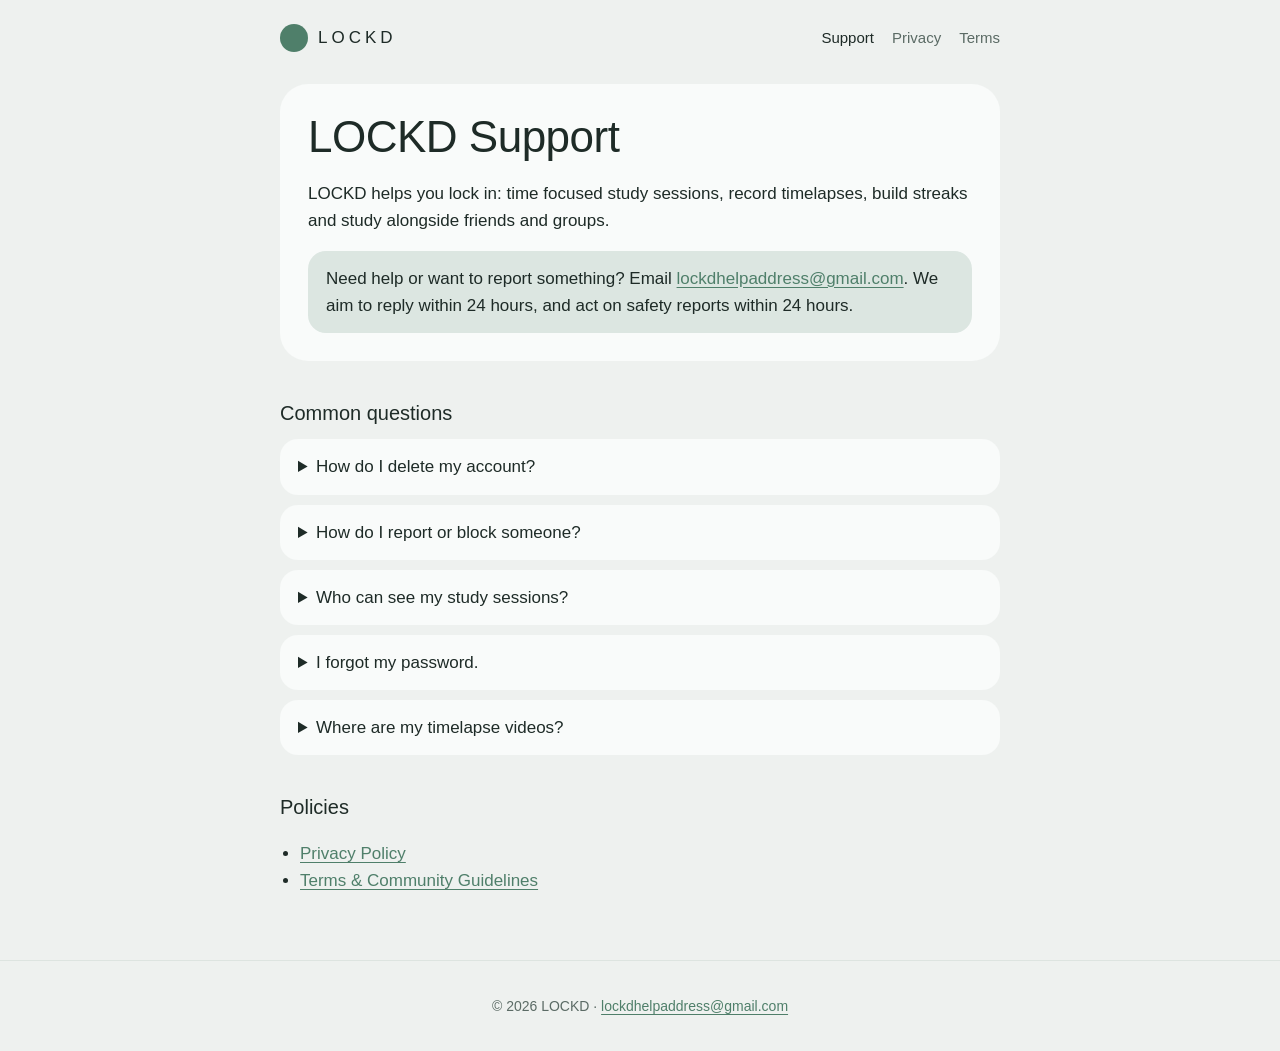
<file: index.html>
<!doctype html>
<html lang="en">
<head>
<meta charset="utf-8">
<meta name="viewport" content="width=device-width, initial-scale=1">
<title>Support · LOCKD</title>
<meta name="description" content="Help, contact and policies for the LOCKD study app.">
<link rel="stylesheet" href="styles.css">
</head>
<body>
<header class="top"><a class="brand" href="index.html"><span class="mark" aria-hidden="true"></span>LOCKD</a>
<nav aria-label="Site"><a href="index.html" aria-current="page">Support</a><a href="privacy.html">Privacy</a><a href="terms.html">Terms</a></nav></header>
<main>
<section class="hero">
<h1>LOCKD Support</h1>
<p>LOCKD helps you lock in: time focused study sessions, record timelapses, build streaks and study alongside friends and groups.</p>
<p class="contact">Need help or want to report something? Email <a href="mailto:lockdhelpaddress@gmail.com?subject=LOCKD%20support">lockdhelpaddress@gmail.com</a>. We aim to reply within 24 hours, and act on safety reports within 24 hours.</p>
</section>
<section><h2>Common questions</h2>
<details><summary>How do I delete my account?</summary><p>In the app, open Profile → Settings → Delete account. Your profile, sessions, points, friendships, comments and any groups you own are deleted right away.</p></details>
<details><summary>How do I report or block someone?</summary><p>Tap ⋯ on a post in your feed, long-press a comment, or open someone’s profile and choose Report or Block. You can also report a group from its page. Reports are private and reviewed within 24 hours. Manage blocked people in Settings → Blocked people.</p></details>
<details><summary>Who can see my study sessions?</summary><p>Only friends you’ve accepted can see your sessions — the name, goal, length and points. Group members see your username and weekly totals. Your ratings, settings and email are private to you.</p></details>
<details><summary>I forgot my password.</summary><p>On the sign-in screen, type your email and tap “Forgot password?”. We’ll email you a reset link.</p></details>
<details><summary>Where are my timelapse videos?</summary><p>Timelapses are recorded and saved on your phone. They aren’t uploaded to LOCKD.</p></details>
</section>
<section><h2>Policies</h2>
<ul class="links"><li><a href="privacy.html">Privacy Policy</a></li><li><a href="terms.html">Terms &amp; Community Guidelines</a></li></ul>
</section>
</main>
<footer><p>© 2026 LOCKD · <a href="mailto:lockdhelpaddress@gmail.com">lockdhelpaddress@gmail.com</a></p></footer>
</body>
</html>
</file>
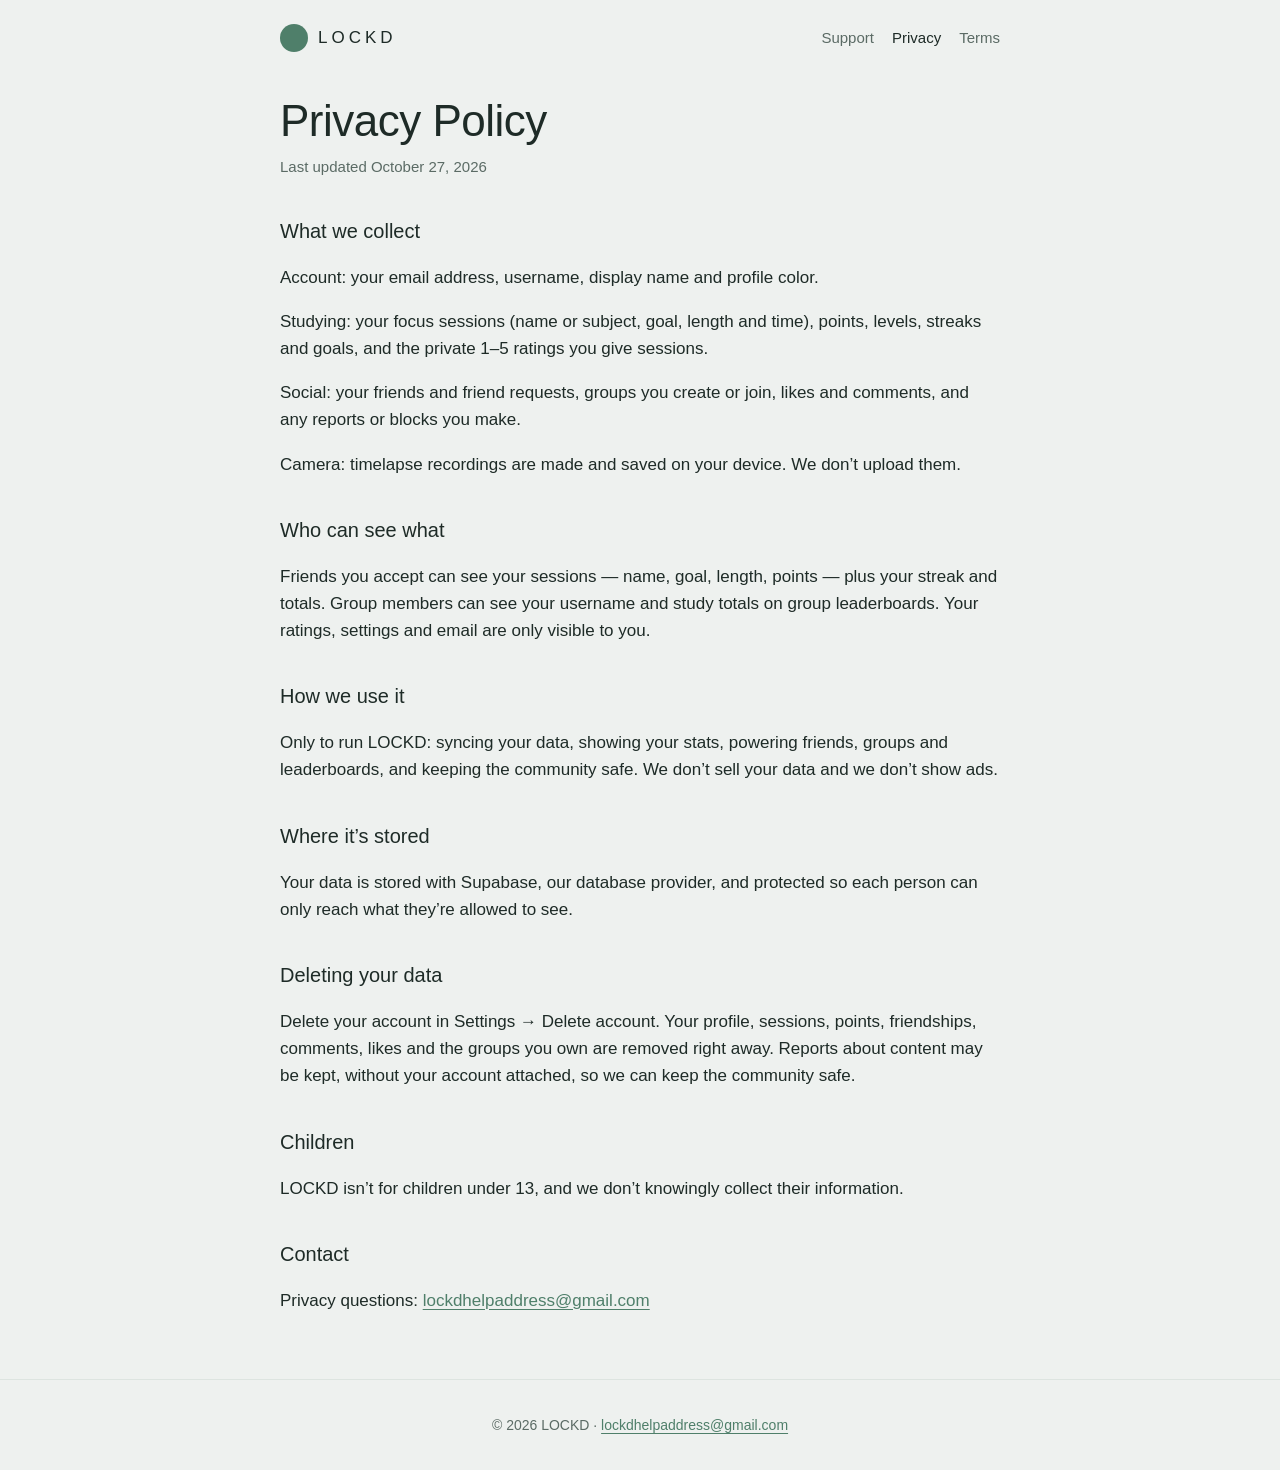
<file: privacy.html>
<!doctype html>
<html lang="en">
<head>
<meta charset="utf-8">
<meta name="viewport" content="width=device-width, initial-scale=1">
<title>Privacy Policy · LOCKD</title>
<meta name="description" content="How LOCKD collects, uses and protects your information.">
<link rel="stylesheet" href="styles.css">
</head>
<body>
<header class="top"><a class="brand" href="index.html"><span class="mark" aria-hidden="true"></span>LOCKD</a>
<nav aria-label="Site"><a href="index.html">Support</a><a href="privacy.html" aria-current="page">Privacy</a><a href="terms.html">Terms</a></nav></header>
<main>
<h1>Privacy Policy</h1>
<p class="updated">Last updated October 27, 2026</p>
<section><h2>What we collect</h2>
<p>Account: your email address, username, display name and profile color.</p>
<p>Studying: your focus sessions (name or subject, goal, length and time), points, levels, streaks and goals, and the private 1–5 ratings you give sessions.</p>
<p>Social: your friends and friend requests, groups you create or join, likes and comments, and any reports or blocks you make.</p>
<p>Camera: timelapse recordings are made and saved on your device. We don’t upload them.</p></section>
<section><h2>Who can see what</h2>
<p>Friends you accept can see your sessions — name, goal, length, points — plus your streak and totals. Group members can see your username and study totals on group leaderboards. Your ratings, settings and email are only visible to you.</p></section>
<section><h2>How we use it</h2>
<p>Only to run LOCKD: syncing your data, showing your stats, powering friends, groups and leaderboards, and keeping the community safe. We don’t sell your data and we don’t show ads.</p></section>
<section><h2>Where it’s stored</h2>
<p>Your data is stored with Supabase, our database provider, and protected so each person can only reach what they’re allowed to see.</p></section>
<section><h2>Deleting your data</h2>
<p>Delete your account in Settings → Delete account. Your profile, sessions, points, friendships, comments, likes and the groups you own are removed right away. Reports about content may be kept, without your account attached, so we can keep the community safe.</p></section>
<section><h2>Children</h2>
<p>LOCKD isn’t for children under 13, and we don’t knowingly collect their information.</p></section>
<section><h2>Contact</h2>
<p>Privacy questions: <a href="mailto:lockdhelpaddress@gmail.com">lockdhelpaddress@gmail.com</a></p></section>
</main>
<footer><p>© 2026 LOCKD · <a href="mailto:lockdhelpaddress@gmail.com">lockdhelpaddress@gmail.com</a></p></footer>
</body>
</html>
</file>
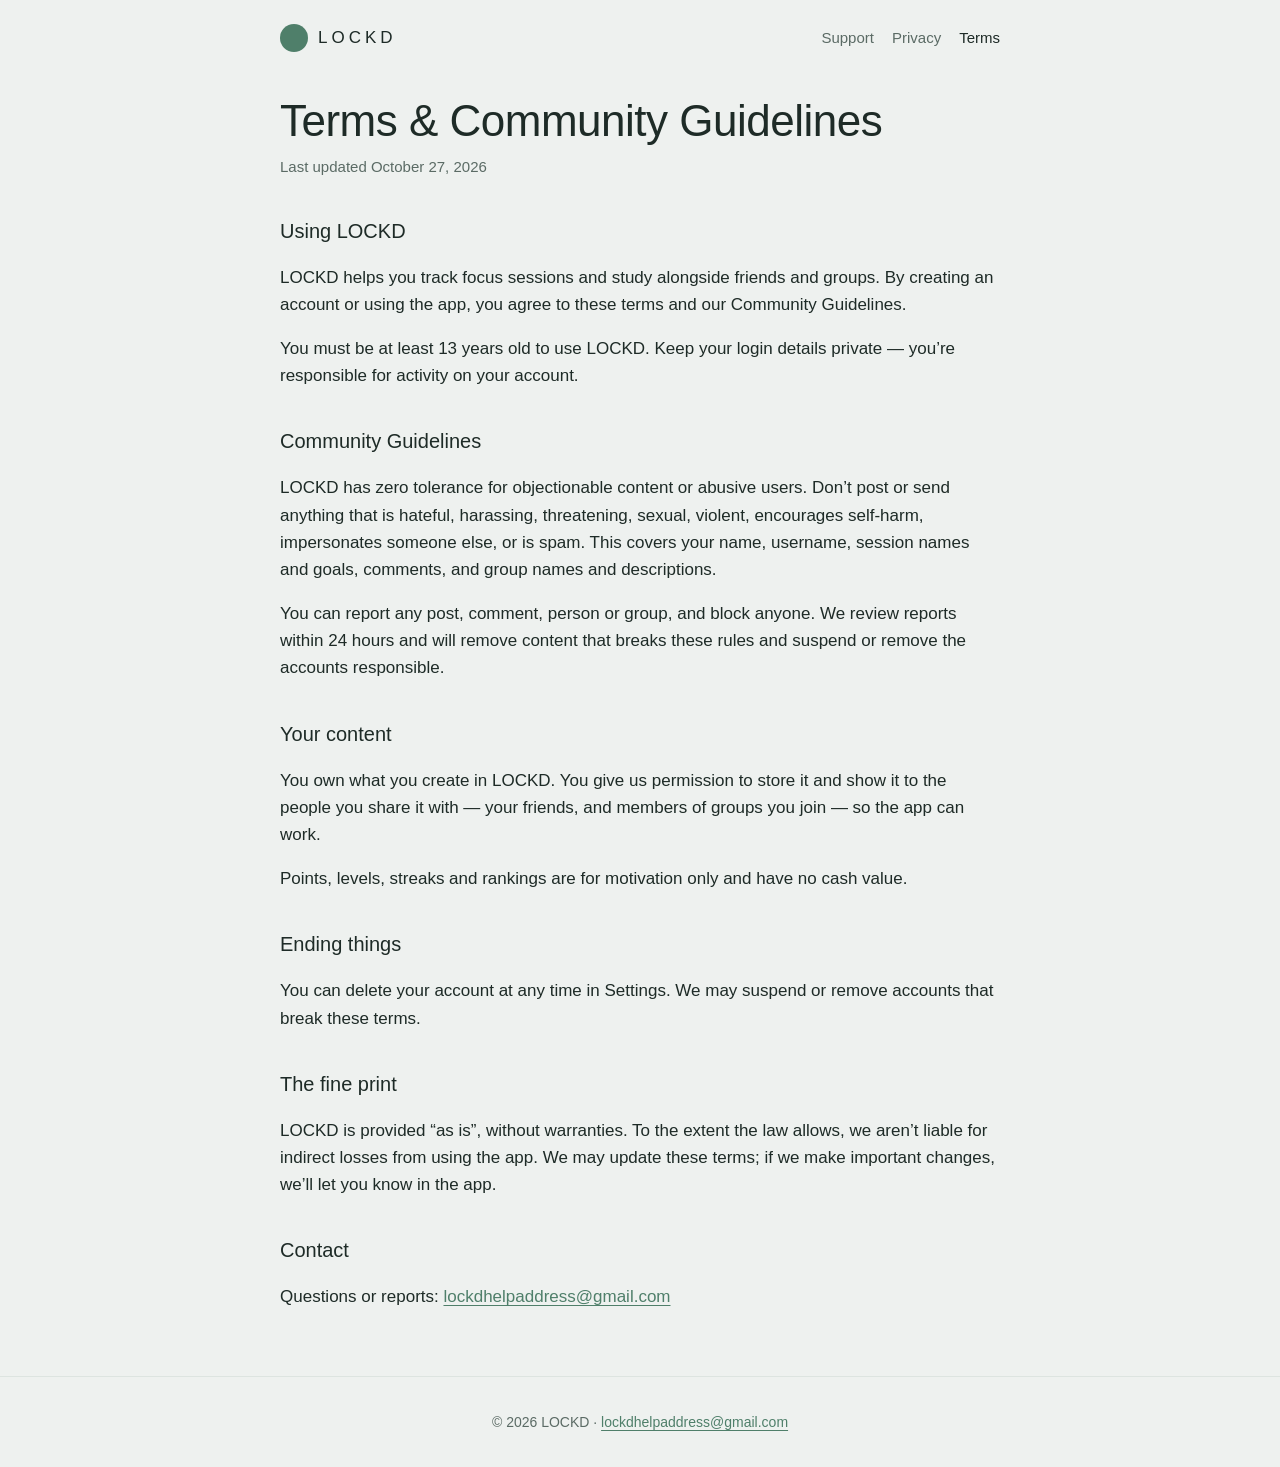
<file: terms.html>
<!doctype html>
<html lang="en">
<head>
<meta charset="utf-8">
<meta name="viewport" content="width=device-width, initial-scale=1">
<title>Terms &amp; Community Guidelines · LOCKD</title>
<meta name="description" content="The rules for using LOCKD.">
<link rel="stylesheet" href="styles.css">
</head>
<body>
<header class="top"><a class="brand" href="index.html"><span class="mark" aria-hidden="true"></span>LOCKD</a>
<nav aria-label="Site"><a href="index.html">Support</a><a href="privacy.html">Privacy</a><a href="terms.html" aria-current="page">Terms</a></nav></header>
<main>
<h1>Terms &amp; Community Guidelines</h1>
<p class="updated">Last updated October 27, 2026</p>
<section><h2>Using LOCKD</h2>
<p>LOCKD helps you track focus sessions and study alongside friends and groups. By creating an account or using the app, you agree to these terms and our Community Guidelines.</p>
<p>You must be at least 13 years old to use LOCKD. Keep your login details private — you’re responsible for activity on your account.</p></section>
<section><h2>Community Guidelines</h2>
<p>LOCKD has zero tolerance for objectionable content or abusive users. Don’t post or send anything that is hateful, harassing, threatening, sexual, violent, encourages self-harm, impersonates someone else, or is spam. This covers your name, username, session names and goals, comments, and group names and descriptions.</p>
<p>You can report any post, comment, person or group, and block anyone. We review reports within 24 hours and will remove content that breaks these rules and suspend or remove the accounts responsible.</p></section>
<section><h2>Your content</h2>
<p>You own what you create in LOCKD. You give us permission to store it and show it to the people you share it with — your friends, and members of groups you join — so the app can work.</p>
<p>Points, levels, streaks and rankings are for motivation only and have no cash value.</p></section>
<section><h2>Ending things</h2>
<p>You can delete your account at any time in Settings. We may suspend or remove accounts that break these terms.</p></section>
<section><h2>The fine print</h2>
<p>LOCKD is provided “as is”, without warranties. To the extent the law allows, we aren’t liable for indirect losses from using the app. We may update these terms; if we make important changes, we’ll let you know in the app.</p></section>
<section><h2>Contact</h2>
<p>Questions or reports: <a href="mailto:lockdhelpaddress@gmail.com">lockdhelpaddress@gmail.com</a></p></section>
</main>
<footer><p>© 2026 LOCKD · <a href="mailto:lockdhelpaddress@gmail.com">lockdhelpaddress@gmail.com</a></p></footer>
</body>
</html>
</file>
<file: styles.css>
:root{--ground:#EEF1EF;--card:#F9FBFA;--text:#1E2B27;--secondary:#5B6B65;--line:#DDE4E0;--sage:#4F7F6A;--sage-soft:#DCE6E1}
@media (prefers-color-scheme:dark){:root{--ground:#141A18;--card:#1C2421;--text:#E6EDEA;--secondary:#A5B3AE;--line:#2C3733;--sage:#8DBBA5;--sage-soft:#24322D}}
*{box-sizing:border-box}html{-webkit-text-size-adjust:100%}
body{margin:0;background:var(--ground);color:var(--text);font:400 17px/1.6 Inter,-apple-system,BlinkMacSystemFont,"Segoe UI",Roboto,sans-serif}
a{color:var(--sage);text-underline-offset:3px}
.top{max-width:760px;margin:0 auto;padding:24px 20px;display:flex;flex-wrap:wrap;gap:12px 24px;align-items:center;justify-content:space-between}
.brand{display:flex;align-items:center;gap:10px;color:var(--text);text-decoration:none;font-weight:500;letter-spacing:4px}
.mark{width:28px;height:28px;border-radius:50%;background:var(--sage)}
nav{display:flex;gap:18px}nav a{color:var(--secondary);text-decoration:none;font-size:15px}nav a[aria-current]{color:var(--text);font-weight:500}
main{max-width:760px;margin:0 auto;padding:8px 20px 48px}
h1{font-weight:300;font-size:clamp(32px,6vw,44px);line-height:1.15;letter-spacing:-.5px;margin:12px 0 8px}
h2{font-weight:500;font-size:20px;margin:36px 0 8px}
.updated{color:var(--secondary);font-size:15px;margin-top:0}
.hero{background:var(--card);border-radius:28px;padding:28px}
.hero h1{margin-top:0}.contact{background:var(--sage-soft);border-radius:18px;padding:14px 18px;margin-bottom:0}
details{background:var(--card);border-radius:18px;padding:14px 18px;margin:10px 0}
summary{cursor:pointer;font-weight:500}details p{color:var(--secondary);margin:10px 0 0}
.links{padding-left:20px}
footer{border-top:1px solid var(--line);color:var(--secondary);font-size:14px;text-align:center;padding:20px}
</file>
